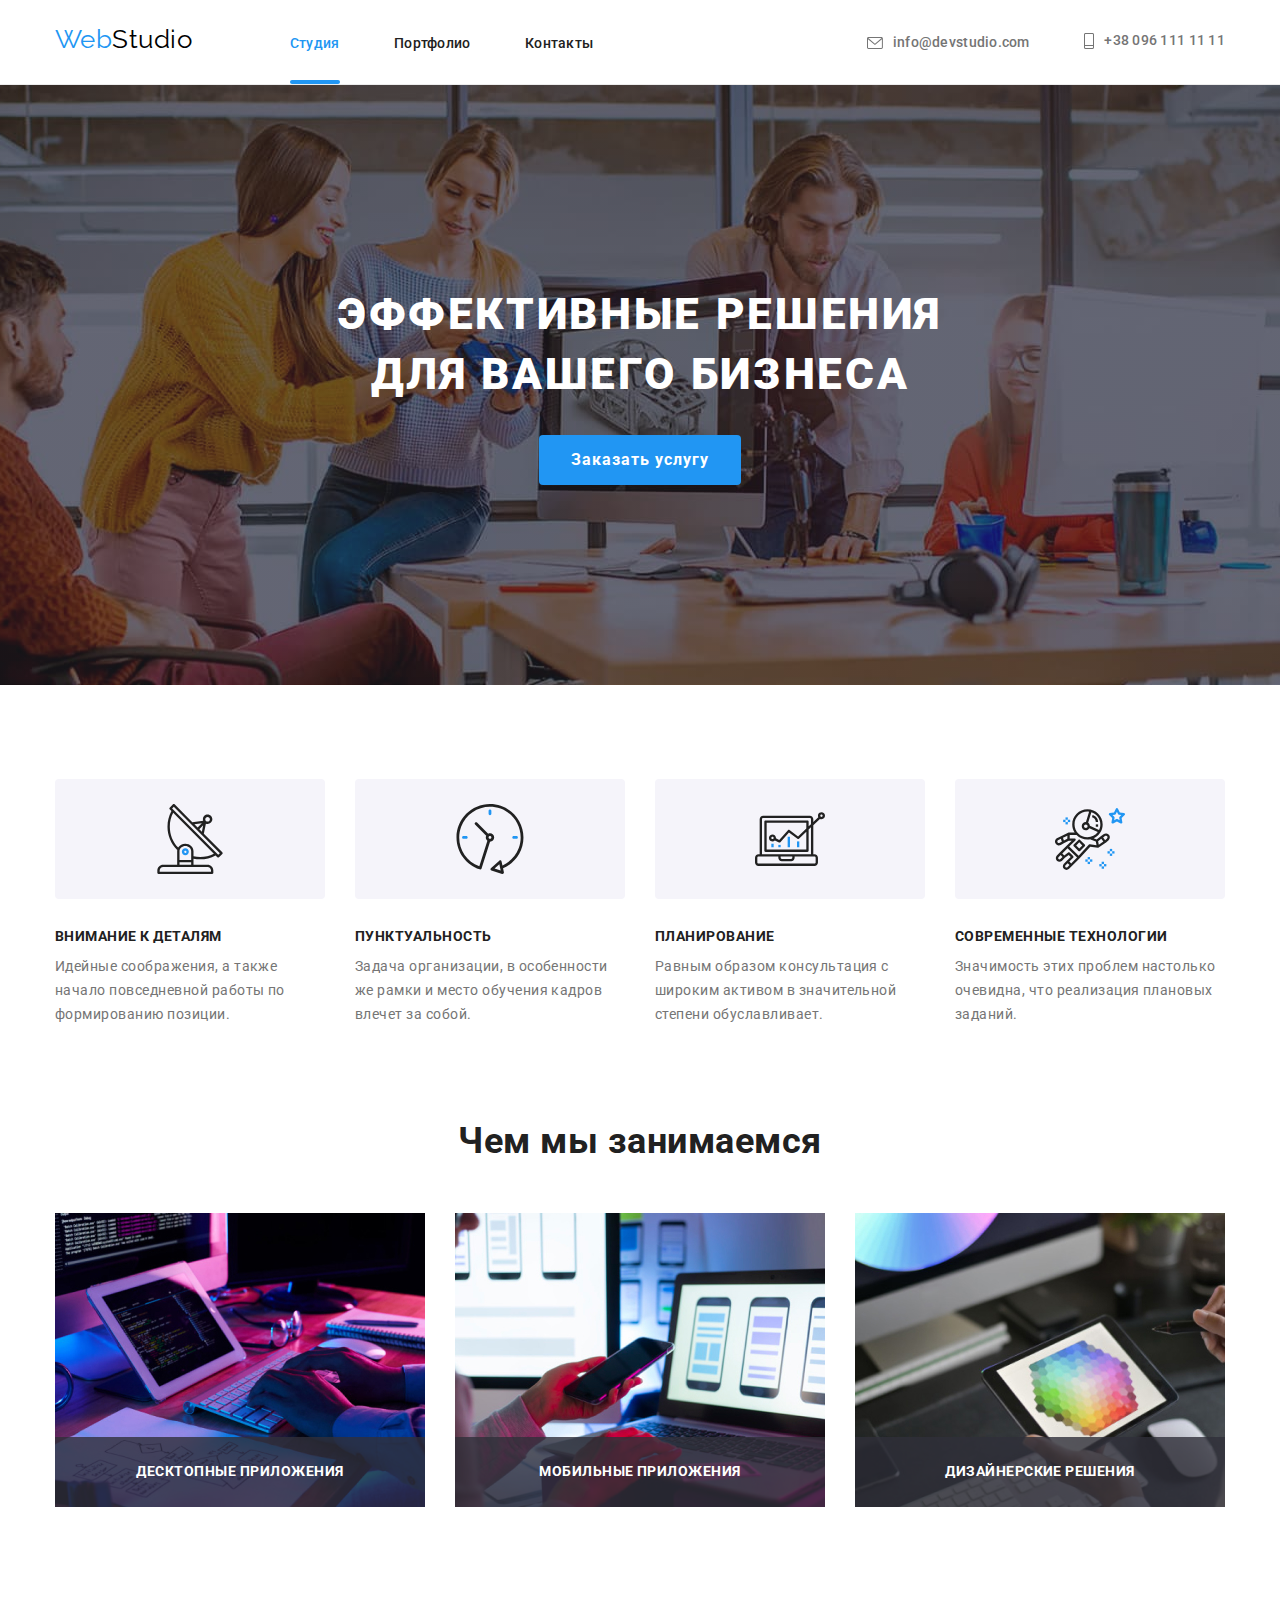
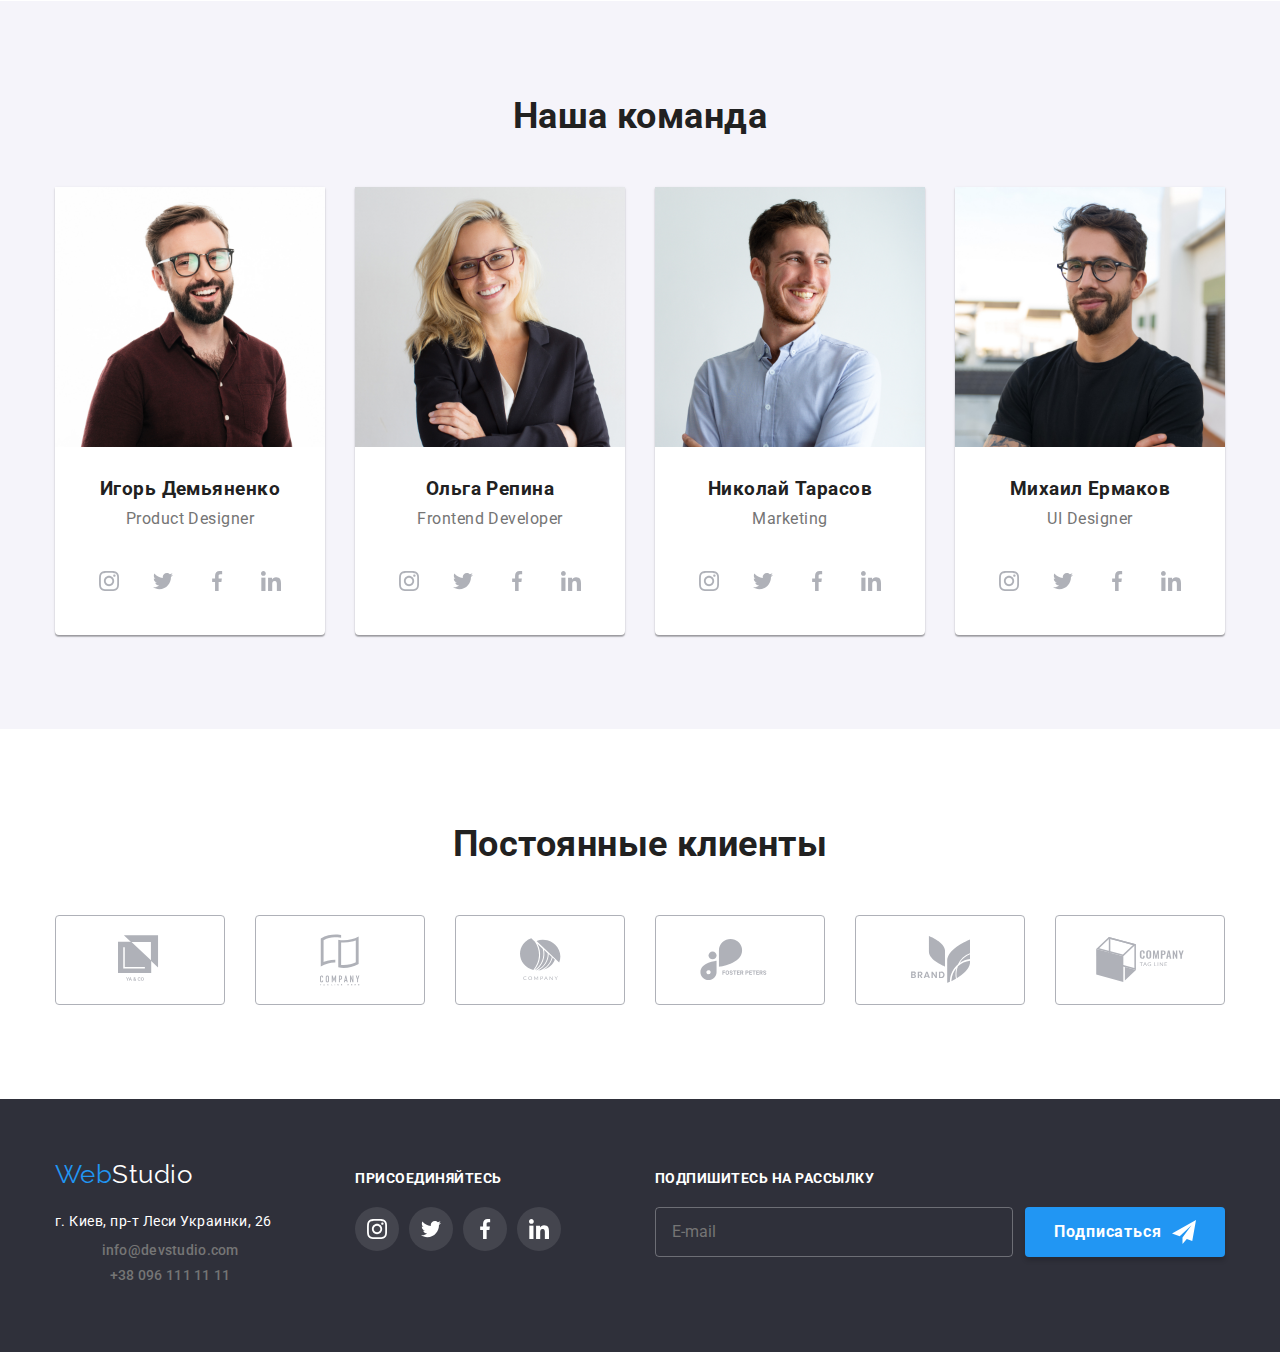
<file: index.html>
<!DOCTYPE html>
<html lang="ru">
<head>
    <meta charset="UTF-8">
    <meta http-equiv="X-UA-Compatible" content="IE=edge">
    <meta name="viewport" content="width=device-width, initial-scale=1.0">
    <title>Студия</title>
    <link rel="preconnect" href="https://fonts.gstatic.com">
    <link href="https://fonts.googleapis.com/css2?family=Raleway:wght@700&family=Roboto:wght@400;500;700;900&display=swap"
        rel="stylesheet">
    <link rel="stylesheet" href="https://cdnjs.cloudflare.com/ajax/libs/modern-normalize/1.0.0/modern-normalize.min.css">
    <link rel="stylesheet" href="./css/styles.css">
</head>
<body>

    <header>
            <div class="container header">
                <nav class="nav">
                    <a href="./index.html" class="logo"><span class="logo-start">Web</span>Studio</a>
                    <ul class="header-nav-list">
                        <li><a href="./index.html" class="nav-links active">Студия</a></li>
                        <li><a href="./portfolio.html" class="nav-links">Портфолио</a></li>
                        <li><a href="" class="nav-links">Контакты</a></li>
                    </ul>
                </nav>
                <ul class="header-address">
                    <li>
                    
                        <a href="mailto:info@devstudio.com" class="nav-contacts">
                            <svg class="icon-envelope" >
                                <use  href="./images/symbol-defs.svg#icon-envelope" ></use>
                            </svg>
                            info@devstudio.com</a></li>
                    <li>
                        <a href="tel:+380961111111" class="nav-contacts">
                            <svg class="icon-phone">
                                <use href="./images/symbol-defs.svg#icon-phone" width="10" height="16" class="icon-envelope-use"></use>
                            </svg>
                            +38 096 111 11 11</a></li>
                </ul>
            </div>
    </header>

    <main>
        <section class="hero-section section">
            <div class="container ">
                <h1 class="hero-title">Эффективные решения <br> для вашего бизнеса</h1>
                <input data-modal-open type="button" value="Заказать услугу" class="hero-btn">
            </div>
            <div data-modal class="backdrop is-hidden">
                <div class="modal">
                    <button data-modal-close class="modal-close-btn">
                        <svg class="icon-closing-btn-modal">
                            <use href="./images/symbol-defs.svg#icon-closing-btn-modal" width="11" height="11"></use>
                        </svg>
                    </button>
            
                    <form class="form">
                        <b class="modal-form-header">Оставьте свои данные, мы вам перезвоним</b>
            
                        <div class="form-presonal-info-list">
                            <div class="form-basic">
                                <label for="name" class="form-label">Имя</label>
                                <div class="form-input">
                                    <input type="text" name="name" id="name" class="form-personal-info ">
                                    <svg class="form-icon">
                                        <use href="./images/symbol-defs.svg#icon-person-modal"></use>
                                    </svg>
                                </div>
            
                            </div>
                            <div class="form-basic">
                                <label for="tel" class="form-label">Телефон</label>
                                <div class="form-input">
                                    <input type="tel" name="tel" id="tel" class="form-personal-info">
                                    <svg class="form-icon ">
                                        <use href="./images/symbol-defs.svg#icon-phone-modal"></use>
                                    </svg>
                                </div>
                            </div>
            
                            <div class="form-basic">
                                <label for="email" class="form-label">Почта</label>
                                <div class="form-input">
                                    <input type="email" name="email" id="email" class="form-personal-info">
                                    <svg class="form-icon ">
                                        <use href="./images/symbol-defs.svg#icon-envelope-modal"></use>
                                    </svg>
                                </div>
                            </div>
            
                            <div class="form-basic">
                                <label for="comment" class="form-label">Комментарий</label>
                                <textarea name="comment" id="comment" placeholder="Введите текст"
                                    class="form-personal-info comment"></textarea>
                            </div>
                        </div>
            
                        <label class="form-agreement">
                            <input type="checkbox" name="agreements" class="agreement-checkbox visually-hidden">
                            <span class="custom-checkbox"></span>
                            <span class="agreement-text">Соглашаюсь с рассылкой и принимаю <a href=""
                                    class="form-agreement-link">Условия договора</a></span>
                        </label>
            
                        <button type="submit" class="submit-button">Отправить</button>
                    </form>
                </div>
            </div>
        </section>
        
        <section class="section advantages">
            <div class="container  ">
                <h2  class="titles-basic visually-hidden">Наши преимущества</h2>
                <ul class="advantages-list">
                    <li class="advantages-item">
                        <div class="advantages-bg-img">
                            <svg class="icon-advntages">
                                <use href="./images/symbol-defs.svg#icon-antenna"></use>
                            </svg>
                        </div>
                        <h3>Внимание к деталям</h3>
                        <p class="advantages-text">Идейные соображения, а также начало повседневной работы по формированию позиции.</p>
                    </li>
                    <li class="advantages-item">
                        <div class="advantages-bg-img">
                            <svg class="icon-advntages">
                                <use href="./images/symbol-defs.svg#icon-clock"></use>
                            </svg>
                        </div>
                        <h3>Пунктуальность</h3>
                        <p class="advantages-text">Задача организации, в особенности же рамки и место обучения кадров влечет за собой.</p>
                    </li>
                    <li class="advantages-item">
                        <div class="advantages-bg-img">
                            <svg class="icon-advntages">
                                <use href="./images/symbol-defs.svg#icon-diagram"></use>
                            </svg>
                        </div>
                        <h3>Планирование</h3>
                        <p  class="advantages-text">Равным образом консультация с широким активом в значительной степени обуславливает.</p>
                    </li>
                    <li class="advantages-item">
                        <div class="advantages-bg-img">
                            <svg class="icon-advntages">
                                <use href="./images/symbol-defs.svg#icon-astronaut"></use>
                            </svg>
                        </div>
                        <h3>Современные технологии</h3>
                        <p class="advantages-text">Значимость этих проблем настолько очевидна, что реализация плановых заданий.</p>
                    </li>
                </ul>
            </div>
        </section>
        <section class="section works">
            <div class="container">
                <h2 class="titles-basic works">Чем мы занимаемся</h2>
                <ul class="works-list">
                    <li class="work-list-container"><img src="./images/img.jpg" alt="Написання коду" width="370">
                    <p class="works-text">Десктопные приложения</p>
                    </li>
                    <li class="work-list-container"><img src="./images/box2.jpg" alt="Телефон и ноут" width="370">
                    <p class="works-text">Мобильные приложения</p></li>
                    <li class="work-list-container"><img src="./images/box3.jpg" alt="Вибор цвета на планшете" width="370">
                    <p class="works-text">Дизайнерские решения</p></li>
                </ul>
            </div>
        </section>
        <section class="our-team section">
            <div class="container">
                <h2 class="titles-basic team">Наша команда</h2>
                <ul class="our-team-list">
                    <li class="team-cards">
                        <img src="./images/man1.jpg" alt="Игорь Демьяненко" width="270">
                        <div class="team-cards-text-area">
                            <h3 class="team-names">Игорь Демьяненко</h3>
                            <p class="team-position">Product Designer</p>
                            <ul class="list-icons-social">
                                <li>
                                    <a href="" class="icon-social">
                                        <svg class="icon-logo-social">
                                            <use href="./images/symbol-defs.svg#icon-instagram"></use>
                                        </svg>
                                    </a>
                                </li>
                                <li>
                                    <a href="" class="icon-social">
                                        <svg class="icon-logo-social" width="20" height="20">
                                            <use href="./images/symbol-defs.svg#icon-twitter"></use>
                                        </svg>
                                    </a>
                                </li>
                                <li>
                                    <a href="" class="icon-social">
                                        <svg class="icon-logo-social ">
                                            <use href="./images/symbol-defs.svg#icon-facebook"></use>
                                        </svg>
                                    </a>
                                </li>
                                <li>
                                    <a href="" class="icon-social">
                                        <svg class="icon-logo-social">
                                            <use href="./images/symbol-defs.svg#icon-linkedin"></use>
                                        </svg>
                                    </a>
                            
                                </li>
                            
                            </ul>
                        </div>
                    </li>
                    <li class="team-cards">
                        <img src="./images/woman1.jpg" alt="Ольга Репина" width="270">
                        <div class="team-cards-text-area">
                            <h3 class="team-names">Ольга Репина</h3>
                            <p class="team-position">Frontend Developer</p>
                            <ul class="list-icons-social">
                                <li>
                                    <a href="" class="icon-social">
                                        <svg class="icon-logo-social">
                                            <use href="./images/symbol-defs.svg#icon-instagram"></use>
                                        </svg>
                                    </a>
                                </li>
                                <li>
                                    <a href="" class="icon-social">
                                        <svg class="icon-logo-social">
                                            <use href="./images/symbol-defs.svg#icon-twitter"></use>
                                        </svg>
                                    </a>
                                </li>
                                <li>
                                    <a href="" class="icon-social">
                                        <svg class="icon-logo-social ">
                                            <use href="./images/symbol-defs.svg#icon-facebook"></use>
                                        </svg>
                                    </a>
                                </li>
                                <li>
                                    <a href="" class="icon-social">
                                        <svg class="icon-logo-social">
                                            <use href="./images/symbol-defs.svg#icon-linkedin"></use>
                                        </svg>
                                    </a>
                            
                                </li>
                            
                            </ul>
                        </div>
                    </li>
                    <li class="team-cards">
                        <img src="./images/man3.jpg" alt="Николай Тарасов" width="270">
                        <div class="team-cards-text-area">
                            <h3 class="team-names">Николай Тарасов</h3>
                            <p class="team-position">Marketing</p>
                            <ul class="list-icons-social">
                                <li>
                                    <a href="" class="icon-social">
                                        <svg class="icon-logo-social">
                                            <use href="./images/symbol-defs.svg#icon-instagram"></use>
                                        </svg>
                                    </a>
                                </li>
                                <li>
                                    <a href="" class="icon-social">
                                        <svg class="icon-logo-social">
                                            <use href="./images/symbol-defs.svg#icon-twitter"></use>
                                        </svg>
                                    </a>
                                </li>
                                <li>
                                    <a href="" class="icon-social">
                                        <svg class="icon-logo-social ">
                                            <use href="./images/symbol-defs.svg#icon-facebook"></use>
                                        </svg>
                                    </a>
                                </li>
                                <li>
                                    <a href="" class="icon-social">
                                        <svg class="icon-logo-social">
                                            <use href="./images/symbol-defs.svg#icon-linkedin"></use>
                                        </svg>
                                    </a>
                            
                                </li>
                            
                            </ul>
                        </div>
                    </li>
                    <li class="team-cards">
                        <img src="./images/man2.jpg" alt="Михаил Ермаков" width="270">
                        <div class="team-cards-text-area">
                            <h3 class="team-names">Михаил Ермаков</h3>
                            <p class="team-position">UI Designer</p>
                            <ul class="list-icons-social">
                                <li >
                                    <a href="" class="icon-social">
                                        <svg class="icon-logo-social">
                                            <use href="./images/symbol-defs.svg#icon-instagram"></use>
                                        </svg>
                                    </a>
                                </li>
                                <li >
                                    <a href="" class="icon-social">
                                        <svg class="icon-logo-social">
                                            <use href="./images/symbol-defs.svg#icon-twitter"></use>
                                        </svg>
                                    </a>
                                </li>
                                <li >
                                    <a href="" class="icon-social">
                                        <svg class="icon-logo-social ">
                                            <use href="./images/symbol-defs.svg#icon-facebook"></use>
                                        </svg>
                                    </a>
                                </li>
                                <li >
                                    <a href="" class="icon-social">
                                        <svg class="icon-logo-social">
                                            <use href="./images/symbol-defs.svg#icon-linkedin"></use>
                                        </svg>
                                    </a>
                            
                                </li>
                            
                            </ul>
                        </div>
                    </li>
                </ul>
            </div>
        </section>
        <section class="section clients">
            <div class="container">
                <h2 class="titles-basic clients">Постоянные клиенты</h2>
                <ul class="list-clients">
                    <li>
                        <a href="" class="link-clients">
                            <svg class="icon-clients" width="44.27" height="49.23">
                                <use href="./images/symbol-defs.svg#icon-logo-1" ></use>
                            </svg>
                        </a>
                    </li>
                    <li>
                        <a href="" class="link-clients">
                            <svg class="icon-clients" width="40" height="52">
                                <use href="./images/symbol-defs.svg#icon-logo-2"></use>
                            </svg>
                        </a>
                    </li>
                    <li>
                        <a href="" class="link-clients">
                            <svg class="icon-clients" width="41" height="42.6">
                                <use href="./images/symbol-defs.svg#icon-logo-3"></use>
                            </svg>
                        </a>
                    </li>
                    <li>
                        <a href="" class="link-clients">
                            <svg class="icon-clients" width="79.66" height="42.02">
                                <use href="./images/symbol-defs.svg#icon-logo-4"></use>
                            </svg>
                        </a>
                    </li>
                    <li>
                        <a href="" class="link-clients">
                            <svg class="icon-clients" width="59" height="47">
                                <use href="./images/symbol-defs.svg#icon-logo-5"></use>
                            </svg>
                        </a>
                    </li>
                    <li>
                        <a href="" class="link-clients">
                            <svg class="icon-clients" width="88.48" height="45.44">
                                <use href="./images/symbol-defs.svg#icon-logo-6"></use>
                            </svg>
                        </a>
                    </li>
                
                </ul>
            </div>
        </section>
    </main>

    <footer class="footer">
        <div class="container down-footer">
            <address>
                <div class=" down">
                    <a href="./index.html" class="logo down"><span class="logo-start">Web</span><span class="logo-end">Studio</span></a>
                    <p class="address">г. Киев, пр-т Леси Украинки, 26</p>
                    <ul>
                        <li><a href="mailto:info@devstudio.com" class="nav-contacts down">info@devstudio.com</a></li>
                        <li><a href="tel:+380961111111" class="nav-contacts down">+38 096 111 11 11</a></li>
                    </ul>
                </div>
            </address>
            <div class="footer-social">
                <p class="footer-title-social">присоединяйтесь</p>
                <ul class="list-icons-social">
                    <li>
                        <a href="" class="icon-social footer-down">
                            <svg class="icon-logo-social">
                                <use href="./images/symbol-defs.svg#icon-instagram"></use>
                            </svg>
                        </a>
                    </li>
                    <li>
                        <a href="" class="icon-social footer-down">
                            <svg class="icon-logo-social">
                                <use href="./images/symbol-defs.svg#icon-twitter"></use>
                            </svg>
                        </a>
                    </li>
                    <li>
                        <a href="" class="icon-social footer-down">
                            <svg class="icon-logo-social ">
                                <use href="./images/symbol-defs.svg#icon-facebook"></use>
                            </svg>
                        </a>
                    </li>
                    <li>
                        <a href="" class="icon-social footer-down">
                            <svg class="icon-logo-social">
                                <use href="./images/symbol-defs.svg#icon-linkedin"></use>
                            </svg>
                        </a>
            
                    </li>
            
                </ul>
            </div>
            <form class="footer-form">
                <label class="footer-form-input">
                    <span class="footer-form-input-text">Подпишитесь на рассылку</span>
                    <input type="email" name="email" class="footer-subsribtion" placeholder="E-mail">
                </label>
                <button type="submit" class="footer-submit-btn">Подписаться 
                        <svg class="footer-send-icon">
                            <use href="./images/symbol-defs.svg#icon-icon-send-modal"></use>
                        </svg>
                   
                </button>
            </form>
        </div>
    </footer>

    <script src="./js/modal.js"></script>
</body>
</html>
</file>
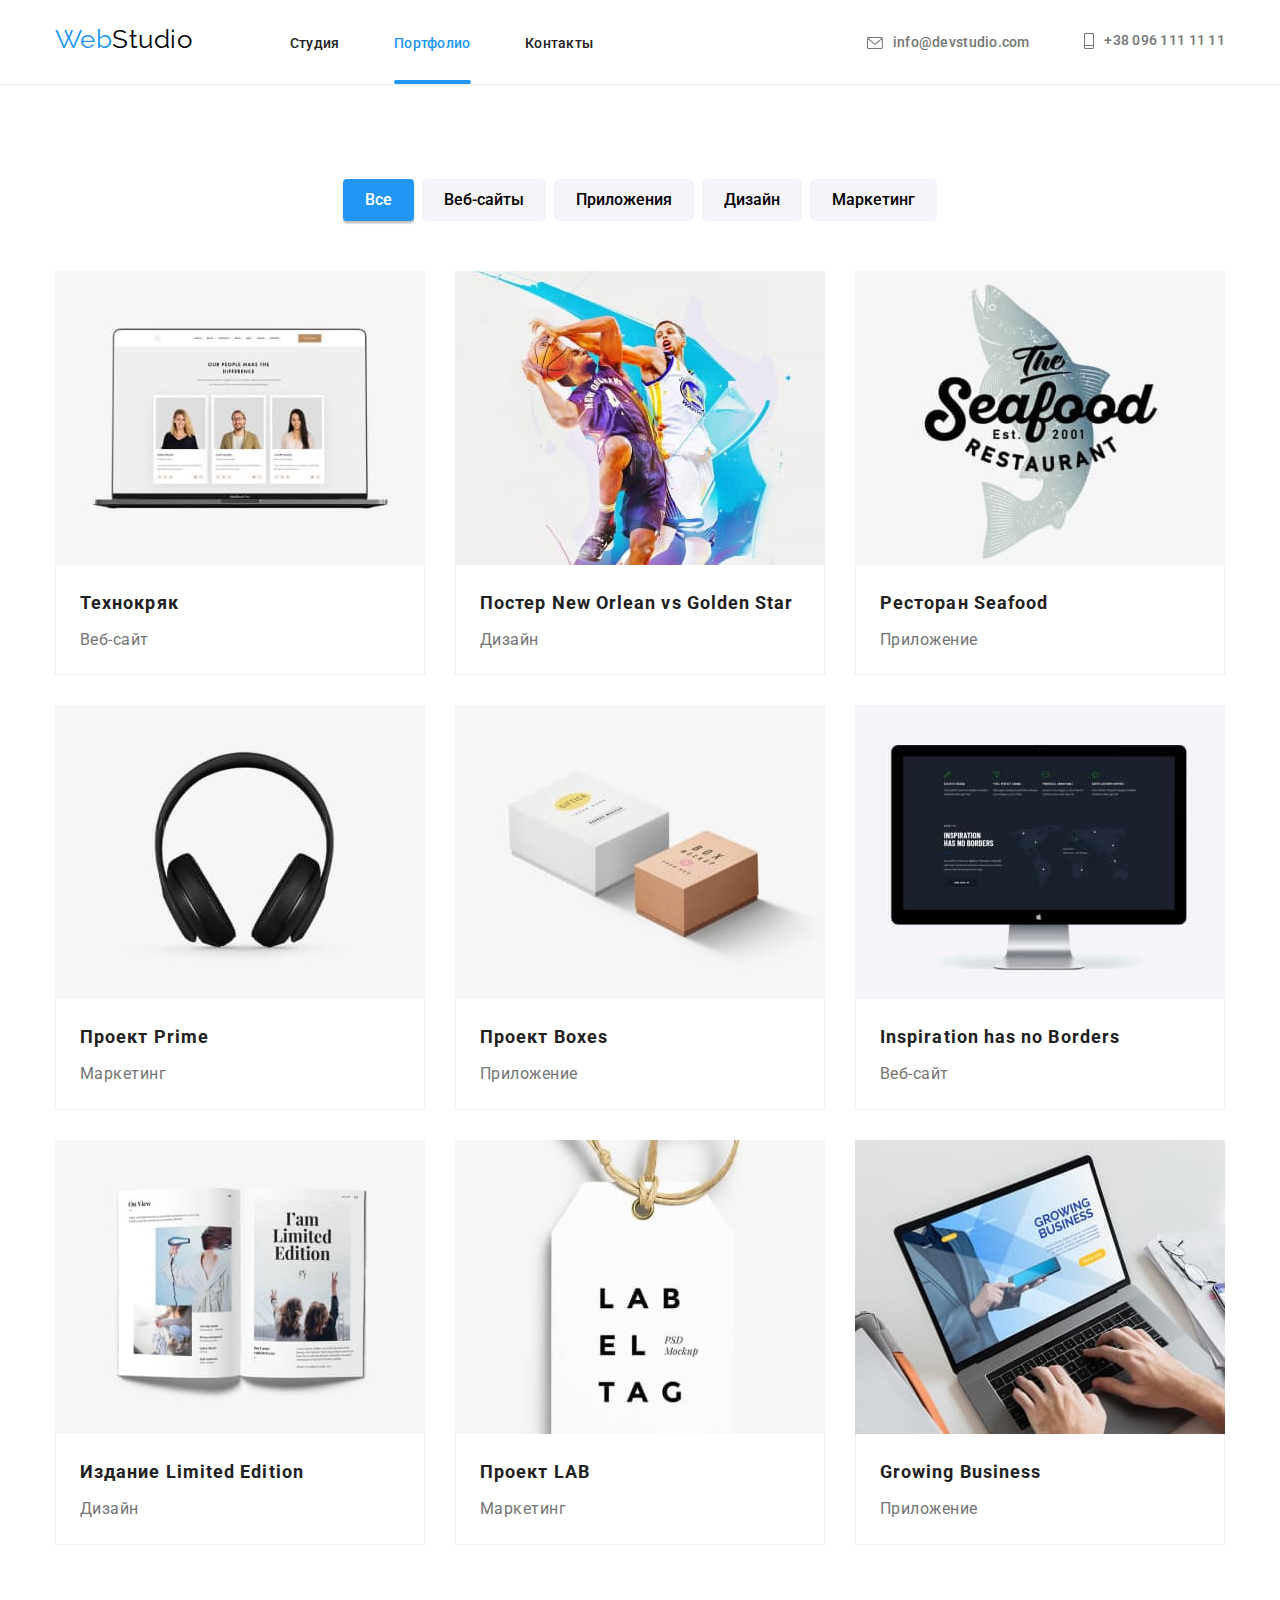
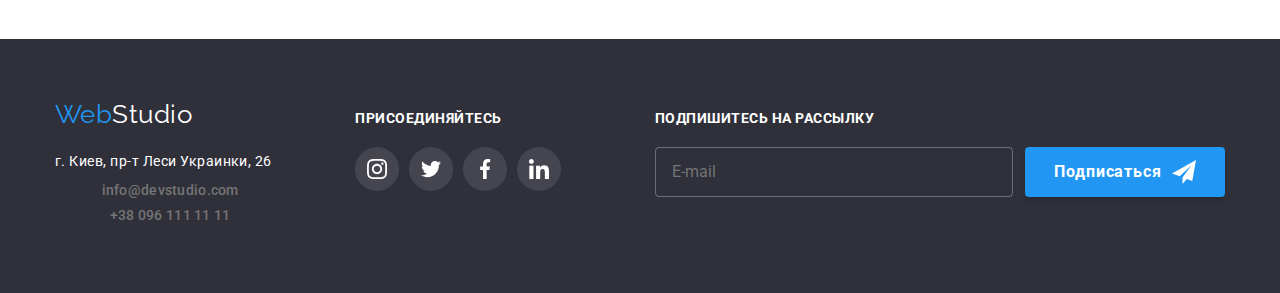
<file: portfolio.html>
<!DOCTYPE html>
<html lang="ru">
<head>
    <meta charset="UTF-8">
    <meta http-equiv="X-UA-Compatible" content="IE=edge">
    <meta name="viewport" content="width=device-width, initial-scale=1.0">
    <title>Портфолио</title>
    <link rel="preconnect" href="https://fonts.gstatic.com">
    <link href="https://fonts.googleapis.com/css2?family=Raleway:wght@700&family=Roboto:wght@400;500;700;900&display=swap"
        rel="stylesheet">
    <link rel="stylesheet" href="https://cdnjs.cloudflare.com/ajax/libs/modern-normalize/1.0.0/modern-normalize.min.css">
    <link rel="stylesheet" href="./css/styles.css">
</head>
<body>
    <header>
        <div class="container header">
            <nav class="nav">
                <a href="./index.html" class="logo"><span class="logo-start">Web</span>Studio</a>
                <ul class="header-nav-list">
                    <li><a href="./index.html" class="nav-links ">Студия</a></li>
                    <li><a href="./portfolio.html" class="nav-links active">Портфолио</a></li>
                    <li><a href="" class="nav-links">Контакты</a></li>
                </ul>
            </nav>
            <ul class="header-address">
                <li>
    
                    <a href="mailto:info@devstudio.com" class="nav-contacts">
                        <svg class="icon-envelope">
                            <use href="./images/symbol-defs.svg#icon-envelope"></use>
                        </svg>
                        info@devstudio.com</a>
                </li>
                <li>
                    <a href="tel:+380961111111" class="nav-contacts">
                        <svg class="icon-phone">
                            <use href="./images/symbol-defs.svg#icon-phone" width="10" height="16"
                                class="icon-envelope-use"></use>
                        </svg>
                        +38 096 111 11 11</a>
                </li>
            </ul>
        </div>
    </header>

        <main>
            
            <section class="portfolio-second section">
                <div class="container ">
                    <h1 class="visually-hidden">Портфолио</h1>
                    <ul class="buttons-list">
                        <li><button type="button" class="buttons active">Все</button></li>
                        <li><button type="button" class="buttons">Веб-сайты</button></li>
                        <li><button type="button" class="buttons">Приложения</button></li>
                        <li><button type="button" class="buttons">Дизайн</button></li>
                        <li><button type="button" class="buttons">Маркетинг</button></li>
                    </ul>
                    <ul class="portfolio">
                        <li class="portfolio-list">
                            <a href="" class="portfolio-link">
                                <div class="portfolio-card">
                                    <div class="portfolio-card-img">
                                        <img src="./images/screen.jpg" alt="монитор екран" width="370" >
                                        <div class="portfolio-card-overlay">
                                            <p>Технокряк это современная площадка распространения коронавируса. Компании используют эту платформу для цифрового
                                                шпионажа и атак на защищённые сервера конкурентов.</p>
                                        </div>
                                    </div>                                    
                                    <div class="portfolio-item-text">
                                        <h2 class="projects-title">Технокряк</h2>
                                        <p class="projects-sub-title">Веб-сайт</p>
                                    </div>
                                    
                                </div>
                            </a>
                        </li>
                        <li class="portfolio-list">
                            <a href="" class="portfolio-link">
                                <div class="portfolio-card">
                                    <div class="portfolio-card-img">
                                        <img src="./images/colorfull_man.jpg" alt="men playing basketball" width="370">
                                        <div class="portfolio-card-overlay">
                                            <p>Технокряк это современная площадка распространения коронавируса. Компании используют эту платформу для цифрового
                                                шпионажа и атак на защищённые сервера конкурентов.</p>
                                        </div>
                                    </div>
                                    <div class="portfolio-item-text">
                                        <h2 class="projects-title">Постер New Orlean vs Golden Star</h2>
                                        <p class="projects-sub-title">Дизайн</p>
                                    </div>
                                </div>
                            </a>
                        </li>
                        <li class="portfolio-list">
                            <a href="" class="portfolio-link">
                                <div class="portfolio-card">
                                    <div class="portfolio-card-img">
                                        <img src="./images/Group1.jpg" alt="logo of restaurant" width="370">
                                        <div class="portfolio-card-overlay">
                                            <p>Технокряк это современная площадка распространения коронавируса. Компании используют эту платформу для цифрового
                                                шпионажа и атак на защищённые сервера конкурентов.</p>
                                        </div>
                                    </div>
                                    <div class="portfolio-item-text">
                                        <h2 class="projects-title">Ресторан Seafood</h2>
                                        <p class="projects-sub-title">Приложение</p>
                                    </div>
                                </div>
                            </a>
                        </li>
                        <li class="portfolio-list">
                            <a href="" class="portfolio-link">
                                <div class="portfolio-card">
                                    <div class="portfolio-card-img">
                                        <img src="./images/headphones.jpg" alt="headphones" width="370">
                                        <div class="portfolio-card-overlay">
                                            <p>Технокряк это современная площадка распространения коронавируса. Компании используют эту платформу для цифрового
                                                шпионажа и атак на защищённые сервера конкурентов.</p>
                                        </div>
                                    </div>
                                    <div class="portfolio-item-text">
                                        <h2 class="projects-title">Проект Prime</h2>
                                        <p class="projects-sub-title">Маркетинг</p>
                                    </div>
                                </div>
                            </a>
                        </li>
                        <li class="portfolio-list">
                            <a href="" class="portfolio-link">
                                <div class="portfolio-card">
                                    <div class="portfolio-card-img">
                                        <img src="./images/blocks.jpg" alt="boxes" width="370">
                                        <div class="portfolio-card-overlay">
                                            <p>Технокряк это современная площадка распространения коронавируса. Компании используют эту платформу для цифрового
                                                шпионажа и атак на защищённые сервера конкурентов.</p>
                                        </div>
                                    </div>
                                    <div class="portfolio-item-text">
                                        <h2 class="projects-title">Проект Boxes</h2>
                                        <p class="projects-sub-title">Приложение</p>
                                    </div>
                                </div>
                            </a>
                        </li>
                        <li class="portfolio-list">
                            <a href="" class="portfolio-link">
                                <div class="portfolio-card">
                                    <div class="portfolio-card-img">
                                        <img src="./images/monitor.jpg" alt="monitor" width="370">
                                        <div class="portfolio-card-overlay">
                                            <p>Технокряк это современная площадка распространения коронавируса. Компании используют эту платформу для цифрового
                                                шпионажа и атак на защищённые сервера конкурентов.</p>
                                        </div>
                                    </div>
                                    <div class="portfolio-item-text">
                                        <h2 class="projects-title">Inspiration has no Borders</h2>
                                        <p class="projects-sub-title">Веб-сайт</p>
                                    </div>
                                </div>
                            </a>
                        </li>
                        <li class="portfolio-list">
                            <a href="" class="portfolio-link">
                                <div class="portfolio-card">
                                    <div class="portfolio-card-img">
                                        <img src="./images/magazine.jpg" alt="magazine" width="370">
                                        <div class="portfolio-card-overlay">
                                            <p>Технокряк это современная площадка распространения коронавируса. Компании используют эту платформу для цифрового
                                                шпионажа и атак на защищённые сервера конкурентов.</p>
                                        </div>
                                    </div>
                                    <div class="portfolio-item-text">
                                        <h2 class="projects-title">Издание Limited Edition</h2>
                                        <p class="projects-sub-title">Дизайн</p>
                                    </div>
                                </div>
                            </a>
                        </li>
                        <li class="portfolio-list">
                            <a href="" class="portfolio-link">
                                <div class="portfolio-card">
                                    <div class="portfolio-card-img">
                                        <img src="./images/lab_tag.jpg" alt="label" width="370">
                                        <div class="portfolio-card-overlay">
                                            <p>Технокряк это современная площадка распространения коронавируса. Компании используют эту платформу для цифрового
                                                шпионажа и атак на защищённые сервера конкурентов.</p>
                                        </div>
                                    </div>
                                    <div class="portfolio-item-text">
                                        <h2 class="projects-title">Проект LAB</h2>
                                        <p class="projects-sub-title">Маркетинг</p>
                                    </div>
                                </div>
                            </a>
                        </li>
                        <li class="portfolio-list">
                            <a href="" class="portfolio-link">
                                <div class="portfolio-card">
                                    <div class="portfolio-card-img">
                                        <img src="./images/laptop.jpg" alt="working on laptop" width="370">
                                        <div class="portfolio-card-overlay">
                                            <p>Технокряк это современная площадка распространения коронавируса. Компании используют эту платформу для цифрового
                                                шпионажа и атак на защищённые сервера конкурентов.</p>
                                        </div>
                                    </div>
                                    <div class="portfolio-item-text">
                                        <h2 class="projects-title">Growing Business</h2>
                                        <p class="projects-sub-title">Приложение</p>
                                    </div>
                                </div>
                            </a>
                        </li>
                    </ul>
                </div>
            </section>
            
        </main>

    <footer class="footer">
        <div class="container down-footer">
            <address>
                <div class=" down">
                    <a href="./index.html" class="logo down"><span class="logo-start">Web</span><span
                            class="logo-end">Studio</span></a>
                    <p class="address">г. Киев, пр-т Леси Украинки, 26</p>
                    <ul>
                        <li><a href="mailto:info@devstudio.com" class="nav-contacts down">info@devstudio.com</a></li>
                        <li><a href="tel:+380961111111" class="nav-contacts down">+38 096 111 11 11</a></li>
                    </ul>
                </div>
            </address>
            <div class="footer-social">
                <p class="footer-title-social">присоединяйтесь</h3>
                <ul class="list-icons-social">
                    <li>
                        <a href="" class="icon-social footer-down">
                            <svg class="icon-logo-social">
                                <use href="./images/symbol-defs.svg#icon-instagram"></use>
                            </svg>
                        </a>
                    </li>
                    <li>
                        <a href="" class="icon-social footer-down">
                            <svg class="icon-logo-social">
                                <use href="./images/symbol-defs.svg#icon-twitter"></use>
                            </svg>
                        </a>
                    </li>
                    <li>
                        <a href="" class="icon-social footer-down">
                            <svg class="icon-logo-social ">
                                <use href="./images/symbol-defs.svg#icon-facebook"></use>
                            </svg>
                        </a>
                    </li>
                    <li>
                        <a href="" class="icon-social footer-down">
                            <svg class="icon-logo-social">
                                <use href="./images/symbol-defs.svg#icon-linkedin"></use>
                            </svg>
                        </a>
    
                    </li>
    
                </ul>
            </div>
            <form class="footer-form">
                <label class="footer-form-input">
                    <span class="footer-form-input-text">Подпишитесь на рассылку</span>
                    <input type="email" name="email" class="footer-subsribtion" placeholder="E-mail">
                </label>
                <button type="submit" class="footer-submit-btn">Подписаться
                    <svg class="footer-send-icon">
                        <use href="./images/symbol-defs.svg#icon-icon-send-modal"></use>
                    </svg>
            
                </button>
            </form>
        </div>
    </footer>
</body>
</html>
</file>
<file: css/styles.css>
:root {
  --accent-color: rgba(33, 150, 243, 1);
  --accent-color-blurry: rgba(33, 150, 243, 0.9);
  --main-text-color: rgba(33, 33, 33, 1);
  --sub-text-color: rgba(117, 117, 117, 1);
  --sub-sub-text-color: rgba(117, 117, 117, 0.5);
  --email-phone-color: rgba(255, 255, 255, 0.6);
  --bnt-bg--color: rgba(245, 244, 250, 1);
  --footer-header: rgba(47, 48, 58, 1);
  --body-hero-color: rgba(255, 255, 255, 1);
  --logo-main-color: rgba(0, 0, 0, 1);
  --bg-color: rgba(229, 229, 229, 1);
  --header-border-color: rgba(236, 236, 236, 1);
  --portfolio-cards-border: rgba(238, 238, 238, 1);
  --team-cards-shadow: 0px 1px 3px rgba(0, 0, 0, 0.12),
    0px 1px 1px rgba(0, 0, 0, 0.14), 0px 2px 1px rgba(0, 0, 0, 0.2);
  --buttons-shadow: 0px 3px 1px rgba(0, 0, 0, 0.1),
    0px 1px 2px rgba(0, 0, 0, 0.08), 0px 2px 2px rgba(0, 0, 0, 0.12);
  --margins-portfolio-cards: 30px;
  --portfolio-shadow: 0px 1px 1px rgba(0, 0, 0, 0.12),
    0px 4px 4px rgba(0, 0, 0, 0.06), 1px 4px 6px rgba(0, 0, 0, 0.16);
  --hero-overlay: rgba(47, 48, 58, 0.4);
  --envelope-hover-color: 0px 4px 4px rgba(0, 0, 0, 0.25);
  --icons-bg-footer: rgba(255, 255, 255, 0.1);
  --clients-icons-border: rgba(175, 177, 184, 1);
  --icons-color: rgb(175, 177, 184);
  --works-bg: rgba(47, 48, 58, 0.8);
  --modal-bg: rgba(0, 0, 0, 0.2);
  --modal-btn-close-bg: rgba(0, 0, 0, 0.1);
  --submit-btn-shadow: 0px 4px 4px rgba(0, 0, 0, 0.15);
  --footer-subscribtion-input: rgba(255, 255, 255, 0.3);
}
body {
  background-color: var(--body-hero-color);
  color: var(--sub-text-color);
  font-family: Roboto, sans-serif;
  /* line-height: 1.71;
  font-size: 14px; */
  letter-spacing: 0.03em;
}
h1,
h2,
h3,
h4,
h5,
h6 {
  color: var(--main-text-color);
  margin: 0;
}
img {
  display: block;
}
ul,
p {
  margin: 0;
  padding-left: 0;
}
ul li {
  text-decoration: none;
  list-style: none;
}
.titles-basic {
  font-size: 36px;
  line-height: 1.17;
  text-align: center;
}
.section {
  padding: 94px 0;
}
.visually-hidden {
  position: absolute !important;
  clip: rect(1px 1px 1px 1px);
  clip: rect(1px, 1px, 1px, 1px);
  padding: 0 !important;
  border: 0 !important;
  height: 1px !important;
  width: 1px !important;
  overflow: hidden;
}
/* header */

.container {
  max-width: 1200px;
  padding: 0 15px;
  margin: 0 auto;
}
.nav {
  /* display: flex; */
  /* align-items: center; */
}
header {
  border-bottom: 1px solid var(--header-border-color);
}
.container.header {
  display: flex;
  align-items: center;
}
.logo {
  font-family: Raleway, sans-serif;
  padding: 24px 0 25px 0;
  margin-right: 93px;
  display: inline-block;
  color: var(--logo-main-color);
  font-size: 26px;
  line-height: 1.19;
  text-decoration: none;
}
.logo-start {
  color: var(--accent-color);
}
.header-nav-list {
  line-height: 1.14;
  display: inline-block;
}
.header-nav-list li,
.header-address li {
  display: inline-block;
}
.header-nav-list > :not(li:last-child),
.header-address > :not(li:last-child) {
  margin-right: 50px;
}

.header-address {
  margin-left: auto;
}
.header-nav-list a,
.header-address a {
  padding: 32px 0;
}
.nav-links:focus,
.nav-links:hover,
.nav-links.active,
.nav-contacts:hover,
.nav-contacts:focus {
  color: var(--accent-color);
}
.nav-links.active {
  position: relative;
}
.nav-links.active::after {
  content: "";
  display: inline-block;
  position: absolute;
  bottom: 0;
  right: 0;
  width: 100%;
  height: 4px;
  background-color: var(--accent-color);
  border-radius: 2px;
  transition: transform 250ms cubic-bezier(0.4, 0, 0.2, 1);
}
.nav-links.active:hover:after {
  transform: scalex(1.3);
  -webkit-transform: scalex(1.3);
  -moz-transform: scalex(1.3);
  -ms-transform: scalex(1.3);
  -o-transform: scalex(1.3);
}
.nav-links {
  color: var(--main-text-color);
  font-weight: 500;
  font-size: 14px;
  line-height: 1.14;
  letter-spacing: 0.02em;
  text-decoration: none;
  display: block;
  transition: color 250ms cubic-bezier(0.4, 0, 0.2, 1);
}

.nav-contacts {
  display: flex;
  align-items: center;
  justify-content: center;
  color: var(--sub-text-color);
  font-weight: 500;
  font-size: 14px;
  line-height: 1.14;
  letter-spacing: 0.02em;
  text-decoration: none;

  margin: 0 auto;
  transition: color 250ms cubic-bezier(0.4, 0, 0.2, 1);
  -webkit-transition: color 250ms cubic-bezier(0.4, 0, 0.2, 1);
  -moz-transition: color 250ms cubic-bezier(0.4, 0, 0.2, 1);
  -ms-transition: color 250ms cubic-bezier(0.4, 0, 0.2, 1);
  -o-transition: color 250ms cubic-bezier(0.4, 0, 0.2, 1);
}
.icon-envelope {
  width: 16px;
  height: 12px;
  margin-right: 10px;
  fill: #757575;

  transition: fill 250ms cubic-bezier(0.4, 0, 0.2, 1);
}
.icon-phone {
  width: 10px;
  height: 16px;
  margin-right: 10px;
  fill: #757575;

  transition: fill 250ms cubic-bezier(0.4, 0, 0.2, 1);
}
.nav-contacts:focus .icon-envelope,
.nav-contacts:hover .icon-envelope,
.nav-contacts.active .icon-envelope,
.nav-contacts:focus .icon-phone,
.nav-contacts:hover .icon-phone,
.nav-contacts.active .icon-phone {
  fill: var(--accent-color);
}
/* hero section */

.hero-section {
  max-width: 1600px;
  margin: 0 auto;
  background-repeat: no-repeat;
  background-position: center;
  background-image: linear-gradient(
      to right,
      var(--hero-overlay),
      var(--hero-overlay)
    ),
    url("../images/hero_bg.jpg");
  background-color: var(--footer-header);

  text-align: center;
  padding: 200px 0;
}
.hero-title {
  font-weight: 900;
  font-size: 44px;
  line-height: 1.36;
  letter-spacing: 0.06em;
  text-transform: uppercase;
  color: var(--body-hero-color);
  margin-bottom: 30px;
}
.hero-btn {
  background-color: var(--accent-color);
  color: var(--body-hero-color);
  padding: 10px 32px;
  display: inline-block;
  font-weight: 700;
  font-size: 16px;
  line-height: 1.88;
  letter-spacing: 0.06em;
  border: none;
  border-radius: 4px;
  -webkit-border-radius: 4px;
  -moz-border-radius: 4px;
  -ms-border-radius: 4px;
  -o-border-radius: 4px;

  cursor: pointer;

  transition: color 250ms cubic-bezier(0.4, 0, 0.2, 1),
    background-color 250ms cubic-bezier(0.4, 0, 0.2, 1);
}
.hero-btn:hover,
.hero-btn:focus {
  color: var(--main-text-color);
  background-color: var(--bnt-bg--color);
}

/* backdrop */

.backdrop {
  position: fixed;
  top: 0;
  left: 0;
  z-index: 4;

  width: 100%;
  height: 100%;
  background-color: var(--modal-bg);

  opacity: 1;
  transition: opacity 250ms cubic-bezier(0.4, 0, 0.2, 1);
}
.backdrop.is-hidden {
  opacity: 0;
  pointer-events: none;
}
.backdrop.is-hidden .modal {
  transform: translate(-50%, -50%) scale(0.7);
}
.modal {
  position: absolute;
  top: 50%;
  left: 50%;
  transform: translate(-50%, -50%) scale(1);
  transition: transform 250ms cubic-bezier(0.4, 0, 0.2, 1);

  min-width: 528px;
  min-height: 581px;
  background-color: var(--body-hero-color);
  border-radius: 4px;
}
.modal-close-btn {
  position: absolute;
  top: 8px;
  right: 8px;

  width: 30px;
  height: 30px;
  border: 1px solid var(--modal-btn-close-bg);
  border-radius: 50%;
  cursor: pointer;
  background-color: inherit;
}
.icon-closing-btn-modal {
  width: 11px;
  height: 11px;
  position: absolute;
  top: 50%;
  left: 50%;
  transform: translate(-50%, -50%);
  fill: var(--main-text-color);
  transition: fill 250ms cubic-bezier(0.4, 0, 0.2, 1);
  -webkit-transition: fill 250ms cubic-bezier(0.4, 0, 0.2, 1);
  -moz-transition: fill 250ms cubic-bezier(0.4, 0, 0.2, 1);
  -ms-transition: fill 250ms cubic-bezier(0.4, 0, 0.2, 1);
  -o-transition: fill 250ms cubic-bezier(0.4, 0, 0.2, 1);
}
.modal-close-btn:hover .icon-closing-btn-modal,
.modal-close-btn:focus .icon-closing-btn-modal {
  fill: var(--accent-color);
}

/* Form in modal backdrop */

.form {
  padding: 40px;
}
.modal-form-header {
  display: inline-block;
  font-weight: 700;
  font-size: 20px;
  line-height: 1.15;
  text-align: center;
  color: var(--main-text-color);
  margin-bottom: 12px;
}
.form-basic {
  display: flex;
  flex-direction: column;
  margin-bottom: 10px;
}
.form-presonal-info-list {
  margin-bottom: 20px;
}
.form-input {
  position: relative;
  display: flex;
}
.form-personal-info {
  width: 100%;
  padding: 12px 16px 12px 41px;
  border: 1px solid rgba(33, 33, 33, 0.2);
  box-sizing: border-box;
  border-radius: 4px;
  cursor: pointer;
  transition: border 250ms cubic-bezier(0.4, 0, 0.2, 1);
  -webkit-transition: border 250ms cubic-bezier(0.4, 0, 0.2, 1);
  -moz-transition: border 250ms cubic-bezier(0.4, 0, 0.2, 1);
  -ms-transition: border 250ms cubic-bezier(0.4, 0, 0.2, 1);
  -o-transition: border 250ms cubic-bezier(0.4, 0, 0.2, 1);
}
.form-personal-info:focus + .form-icon,
.form-personal-info:hover + .form-icon {
  fill: var(--accent-color);
}
.form-personal-info:focus,
.form-personal-info:hover {
  outline: none;
  border: 1px solid var(--accent-color);
}

.form-label {
  font-size: 12px;
  line-height: 1.16;
  letter-spacing: 0.01em;
  text-align: start;
  margin-bottom: 4px;
}
.form-personal-info.comment {
  resize: none;
  width: 448px;
  height: 120px;
  padding-left: 16px;
}
.form-icon {
  display: flex;
  justify-content: center;
  align-items: center;
  position: absolute;
  bottom: 50%;
  left: 14px;
  transform: translateY(50%);
  width: 18px;
  height: 18px;
  transition: fill 250ms cubic-bezier(0.4, 0, 0.2, 1);
  -webkit-transition: fill 250ms cubic-bezier(0.4, 0, 0.2, 1);
  -moz-transition: fill 250ms cubic-bezier(0.4, 0, 0.2, 1);
  -ms-transition: fill 250ms cubic-bezier(0.4, 0, 0.2, 1);
  -o-transition: fill 250ms cubic-bezier(0.4, 0, 0.2, 1);
}

.comment::placeholder {
  color: var(--sub-sub-text-color);
  font-size: 12px;
  line-height: 1.14;
  letter-spacing: 0.01em;
}
.form-agreement {
  margin-bottom: 30px;
  font-size: 14px;
  line-height: 1.71;
  cursor: pointer;
  display: flex;
  align-items: center;
}

.agreement-text {
  margin-left: 9px;
}
.agreement-checkbox:checked + .custom-checkbox {
  background-image: url(../images/icon-check.svg);
  background-origin: border-box;
  background-color: var(--accent-color);
  border: transparent;
}

.custom-checkbox {
  display: inline-block;
  width: 16px;
  height: 15px;
  border: 2px solid var(--main-text-color);
  border-radius: 3px;
  -webkit-border-radius: 3px;
  -moz-border-radius: 3px;
  -ms-border-radius: 3px;
  -o-border-radius: 3px;
  transition: border 250ms cubic-bezier(0.4, 0, 0.2, 1);
  -webkit-transition: border 250ms cubic-bezier(0.4, 0, 0.2, 1);
  -moz-transition: border 250ms cubic-bezier(0.4, 0, 0.2, 1);
  -ms-transition: border 250ms cubic-bezier(0.4, 0, 0.2, 1);
  -o-transition: border 250ms cubic-bezier(0.4, 0, 0.2, 1);
}
.agreement-checkbox:hover + .custom-checkbox,
.agreement-checkbox:focus + .custom-checkbox {
  border: 2px solid var(--accent-color);
}
.form-agreement-link {
  color: var(--accent-color);
}
.submit-button {
  display: flex;
  justify-content: center;
  align-items: center;
  width: 200px;
  height: 50px;
  background-color: var(--accent-color);
  border-radius: 4px;
  box-shadow: var(--submit-btn-shadow);
  border: none;
  color: var(--body-hero-color);
  margin: 0 auto;
  cursor: pointer;

  transition: transform 250ms cubic-bezier(0.4, 0, 0.2, 1);
  -webkit-transition: transform 250ms cubic-bezier(0.4, 0, 0.2, 1);
  -moz-transition: transform 250ms cubic-bezier(0.4, 0, 0.2, 1);
  -ms-transition: transform 250ms cubic-bezier(0.4, 0, 0.2, 1);
  -o-transition: transform 250ms cubic-bezier(0.4, 0, 0.2, 1);
}
.submit-button:hover,
.submit-button:focus {
  transform: scale(1.05);
  -webkit-transform: scale(1.05);
  -moz-transform: scale(1.05);
  -ms-transform: scale(1.05);
  -o-transform: scale(1.05);
}
/* advantages */

.advantages-list {
  display: flex;
  flex-wrap: wrap;
}
.advantages-list > :not(li:last-child) {
  margin-right: 30px;
}
.advantages-item {
  width: 270px;
}
.advantages-item h3 {
  font-weight: 700;
  margin-bottom: 10px;
  font-size: 14px;
  line-height: 1.14;
  text-transform: uppercase;
}
.advantages-text {
  font-size: 14px;
  line-height: 1.71;
}
.advantages-bg-img {
  display: flex;
  justify-content: center;
  align-items: center;
  background-color: var(--bnt-bg--color);
  width: 270px;
  height: 120px;
  margin-bottom: 30px;
  border-radius: 4px;
}
.icon-advntages {
  width: 70px;
  height: 70px;
}
/* works */

.section.works {
  padding-top: 0;
}
.titles-basic.works {
  margin-bottom: 50px;
}

.works-list {
  display: flex;
}
.works-list > :not(li:last-child) {
  margin-right: 30px;
}
.work-list-container {
  position: relative;
}
.works-text {
  position: absolute;
  bottom: 0;
  right: 0;

  display: flex;
  justify-content: center;
  align-items: center;

  background-color: var(--works-bg);
  height: 70px;
  width: 100%;

  color: var(--body-hero-color);
  font-weight: 700;
  font-size: 14px;
  line-height: 1.14;
  /* text-align: center; */
  text-transform: uppercase;
}
/* our team */

.titles-basic.team {
  margin-bottom: 50px;
}
.our-team {
  background-color: var(--bnt-bg--color);
  padding-bottom: 94px;
}
.team-cards {
  background-color: var(--body-hero-color);
  min-width: 270px;
  border-radius: 0 0 4px 4px;
  box-shadow: var(--team-cards-shadow);
  -webkit-border-radius: 0 0 4px 4px;
  -moz-border-radius: 0 0 4px 4px;
  -ms-border-radius: 0 0 4px 4px;
  -o-border-radius: 0 0 4px 4px;
}
.team-cards-text-area {
  padding: 32px 30px;
}
.our-team-list {
  display: flex;
}
.our-team-list > :not(li:last-child) {
  margin-right: 30px;
}
.team-names {
  margin: 0 0 10px 0;
  text-align: center;
}
.team-position {
  margin-bottom: 30px;
  text-align: center;
}
.list-icons-social {
  display: flex;
  width: 206px;
  margin: 0 auto;
  flex-basis: calc(100% / 4 - 10px);
}
.list-icons-social li:not(:last-child) {
  margin-right: 10px;
}
.icon-social {
  display: flex;
  justify-content: center;
  align-items: center;
  height: 44px;
  width: 44px;
  border-radius: 50%;
  transition: background-color 250ms cubic-bezier(0.4, 0, 0.2, 1);
}
.icon-logo-social {
  transition: fill 250ms cubic-bezier(0.4, 0, 0.2, 1);
}
.icon-social:hover,
.icon-social:focus {
  width: 44px;
  height: 44px;
  background-color: var(--accent-color);
  border-radius: 50%;
  -webkit-border-radius: 50%;
  -moz-border-radius: 50%;
  -ms-border-radius: 50%;
  -o-border-radius: 50%;
}

.icon-social:hover .icon-logo-social,
.icon-social:focus .icon-logo-social {
  fill: var(--body-hero-color);
}
.list-icons-social svg {
  display: inline-block;
  width: 20px;
  height: 20px;
}
.icon-logo-social {
  fill: var(--icons-color);
}

/* clients */

.titles-basic.clients {
  margin-bottom: 50px;
}
.list-clients {
  display: flex;
  flex-basis: calc(100% / 6 - 150px);
}
.list-clients li:not(:last-child) {
  margin-right: 30px;
}
.link-clients {
  display: flex;
  justify-content: center;
  align-items: center;
  width: 170px;
  height: 90px;
  border: 1px solid var(--clients-icons-border);
  border-radius: 4px;
  transition: border 250ms cubic-bezier(0.4, 0, 0.2, 1);
  -webkit-transition: border 250ms cubic-bezier(0.4, 0, 0.2, 1);
  -moz-transition: border 250ms cubic-bezier(0.4, 0, 0.2, 1);
  -ms-transition: border 250ms cubic-bezier(0.4, 0, 0.2, 1);
  -o-transition: border 250ms cubic-bezier(0.4, 0, 0.2, 1);
}
.icon-clients {
  display: inline-block;
  fill: var(--icons-color);
  transition: fill 250ms cubic-bezier(0.4, 0, 0.2, 1);
  -webkit-transition: fill 250ms cubic-bezier(0.4, 0, 0.2, 1);
  -moz-transition: fill 250ms cubic-bezier(0.4, 0, 0.2, 1);
  -ms-transition: fill 250ms cubic-bezier(0.4, 0, 0.2, 1);
  -o-transition: fill 250ms cubic-bezier(0.4, 0, 0.2, 1);
}
.link-clients:hover,
.link-clients:focus {
  border: 1px solid var(--accent-color);
}
.link-clients:hover .icon-clients,
.link-clients:focus .icon-clients {
  fill: var(--accent-color);
}
/* footer */

.footer {
  background-color: var(--footer-header);
  padding: 60px 0;
}
.down-footer {
  display: flex;
  align-items: baseline;
}
.logo.down {
  margin-bottom: 20px;
  padding: 0;
  color: var(--body-hero-color);
}
address {
  font-style: inherit;
}
.address {
  margin-bottom: 9px;
  color: var(--body-hero-color);
  font-size: 14px;
  line-height: 1.71;
}
.nav-contacts.down {
  margin-bottom: 9px;
}
.footer-social {
  margin-left: 70px;
}
.footer-title-social {
  color: var(--body-hero-color);
  font-size: 14px;
  font-weight: 700;
  line-height: 1.14;
  text-transform: uppercase;

  margin-bottom: 20px;
}
.icon-social.footer-down {
  width: 44px;
  height: 44px;
  background-color: var(--icons-bg-footer);
  border-radius: 50%;
  -webkit-border-radius: 50%;
  -moz-border-radius: 50%;
  -ms-border-radius: 50%;
  -o-border-radius: 50%;
}
.icon-social.footer-down svg {
  fill: var(--body-hero-color);
}
.icon-social.footer-down:hover,
.icon-social.footer-down:focus {
  background-color: var(--accent-color);
}
.footer-form {
  display: flex;
  margin-left: auto;
  align-items: flex-end;
}
.footer-form-input {
  display: block;
  cursor: pointer;
}
.footer-form-input:hover .footer-subsribtion,
.footer-form-input:focus .footer-subsribtion {
  border: 1px solid var(--accent-color);
}
/* .footer-form-input:hover .footer-subsribtion::placeholder,
.footer-form-input:focus .footer-subsribtion::placeholder {
  color: var(--accent-color);
} */

.footer-form-input-text {
  display: block;
  font-weight: 700;
  font-size: 14px;
  line-height: 1.14;
  text-transform: uppercase;
  color: var(--body-hero-color);
  margin-bottom: 20px;
}
.footer-subsribtion {
  width: 358px;
  height: 50px;
  padding: 15px 16px;
  color: var(--body-hero-color);
  background-color: inherit;
  border: 1px solid var(--footer-subscribtion-input);
  border-radius: 4px;
  -webkit-border-radius: 4px;
  -moz-border-radius: 4px;
  -ms-border-radius: 4px;
  -o-border-radius: 4px;
  cursor: pointer;
  transition: border 250ms cubic-bezier(0.4, 0, 0.2, 1);
  -webkit-transition: border 250ms cubic-bezier(0.4, 0, 0.2, 1);
  -moz-transition: border 250ms cubic-bezier(0.4, 0, 0.2, 1);
  -ms-transition: border 250ms cubic-bezier(0.4, 0, 0.2, 1);
  -o-transition: border 250ms cubic-bezier(0.4, 0, 0.2, 1);
}

.footer-submit-btn {
  display: flex;
  align-items: center;
  justify-content: center;
  width: 200px;
  height: 50px;
  background-color: var(--accent-color);
  border-radius: 4px;
  border: none;
  box-shadow: var(--submit-btn-shadow);
  font-weight: 700;
  font-size: 16px;
  line-height: 1.86;
  letter-spacing: 0.06em;
  color: var(--body-hero-color);
  margin-left: 12px;
  cursor: pointer;
  transition: transform 250ms cubic-bezier(0.4, 0, 0.2, 1);
  -webkit-transition: transform 250ms cubic-bezier(0.4, 0, 0.2, 1);
  -moz-transition: transform 250ms cubic-bezier(0.4, 0, 0.2, 1);
  -ms-transition: transform 250ms cubic-bezier(0.4, 0, 0.2, 1);
  -o-transition: transform 250ms cubic-bezier(0.4, 0, 0.2, 1);
}
.footer-submit-btn:hover,
.footer-submit-btn:focus {
  transform: scale(1.05);
  -webkit-transform: scale(1.05);
  -moz-transform: scale(1.05);
  -ms-transform: scale(1.05);
  -o-transform: scale(1.05);
}
.footer-send-icon {
  width: 24px;
  height: 24px;

  margin-left: 10px;
}

/* second page Portfolio */

.portfolio-second {
  padding: 94px 0;
}
.buttons {
  padding: 6px 22px;
  background-color: var(--bnt-bg--color);
  border: none;
  cursor: pointer;
  font-weight: 500;
  font-size: 16px;
  line-height: 1.86;
  border-radius: 4px;
  -moz-border-radius: 4px;
  -ms-border-radius: 4px;
  -o-border-radius: 4px;
  -webkit-border-radius: 4px;

  transition: background-color 250ms cubic-bezier(0.4, 0, 0.2, 1),
    color 250ms cubic-bezier(0.4, 0, 0.2, 1),
    box-shadow 250ms cubic-bezier(0.4, 0, 0.2, 1);
  -webkit-transition: background-color 250ms cubic-bezier(0.4, 0, 0.2, 1),
    color 250ms cubic-bezier(0.4, 0, 0.2, 1),
    box-shadow 250ms cubic-bezier(0.4, 0, 0.2, 1);
  -moz-transition: background-color 250ms cubic-bezier(0.4, 0, 0.2, 1),
    color 250ms cubic-bezier(0.4, 0, 0.2, 1),
    box-shadow 250ms cubic-bezier(0.4, 0, 0.2, 1);
  -ms-transition: background-color 250ms cubic-bezier(0.4, 0, 0.2, 1),
    color 250ms cubic-bezier(0.4, 0, 0.2, 1),
    box-shadow 250ms cubic-bezier(0.4, 0, 0.2, 1);
  -o-transition: background-color 250ms cubic-bezier(0.4, 0, 0.2, 1),
    color 250ms cubic-bezier(0.4, 0, 0.2, 1),
    box-shadow 250ms cubic-bezier(0.4, 0, 0.2, 1);
}

.buttons-list > :not(li:last-child) {
  margin-right: 8px;
}
.buttons-list {
  display: flex;
  justify-content: center;
  margin-bottom: 50px;
}
.buttons:hover,
.buttons:focus,
.buttons.active {
  background-color: var(--accent-color);
  color: var(--body-hero-color);
  box-shadow: var(--buttons-shadow);
}
.projects-title {
  font-weight: 700;
  font-size: 18px;
  line-height: 2;
  letter-spacing: 0.06em;
}
.projects-sub-title {
  font-size: 16px;
  line-height: 1.86;
}
.portfolio {
  display: flex;
  flex-wrap: wrap;

  margin-bottom: calc(-1 * var(--margins-portfolio-cards));
  margin-right: calc(-1 * var(--margins-portfolio-cards));
}
.portfolio > .portfolio-list {
  flex-basis: calc(100% / 3 - var(--margins-portfolio-cards));

  margin-bottom: var(--margins-portfolio-cards);
  margin-right: var(--margins-portfolio-cards);
}
.portfolio-list img {
  max-width: 100%;
}
.portfolio-link {
  display: block;
  text-decoration: none;
  color: inherit;
  cursor: pointer;

  transition: box-shadow 250ms cubic-bezier(0.4, 0, 0.2, 1);
  -webkit-transition: box-shadow 250ms cubic-bezier(0.4, 0, 0.2, 1);
  -moz-transition: box-shadow 250ms cubic-bezier(0.4, 0, 0.2, 1);
  -ms-transition: box-shadow 250ms cubic-bezier(0.4, 0, 0.2, 1);
  -o-transition: box-shadow 250ms cubic-bezier(0.4, 0, 0.2, 1);
}

.portfolio-link:hover,
.portfolio-link:focus {
  box-shadow: var(--portfolio-shadow);
}

.portfolio-list h2 {
  margin-bottom: 4px;
}

.portfolio-item-text {
  border: 1px solid var(--portfolio-cards-border);
  border-top: none;
  padding: 20px 24px;
}
.portfolio-card-img {
  position: relative;
  overflow: hidden;
}

.portfolio-card-overlay {
  position: absolute;
  width: 100%;
  height: 100%;
  top: 0;
  right: 0;

  opacity: 0;
  transform: translateY(100%);
  transition: transform 250ms cubic-bezier(0.4, 0, 0.2, 1),
    opacity 250ms cubic-bezier(0.4, 0, 0.2, 1);

  padding: 63px 24px;
  font-size: 18px;
  line-height: 1.56;
  background-color: var(--accent-color-blurry);
  color: var(--body-hero-color);
}
.portfolio-link:hover .portfolio-card-overlay,
.portfolio-link:focus .portfolio-card-overlay {
  transform: translateY(0);
  opacity: 1;
}
</file>
